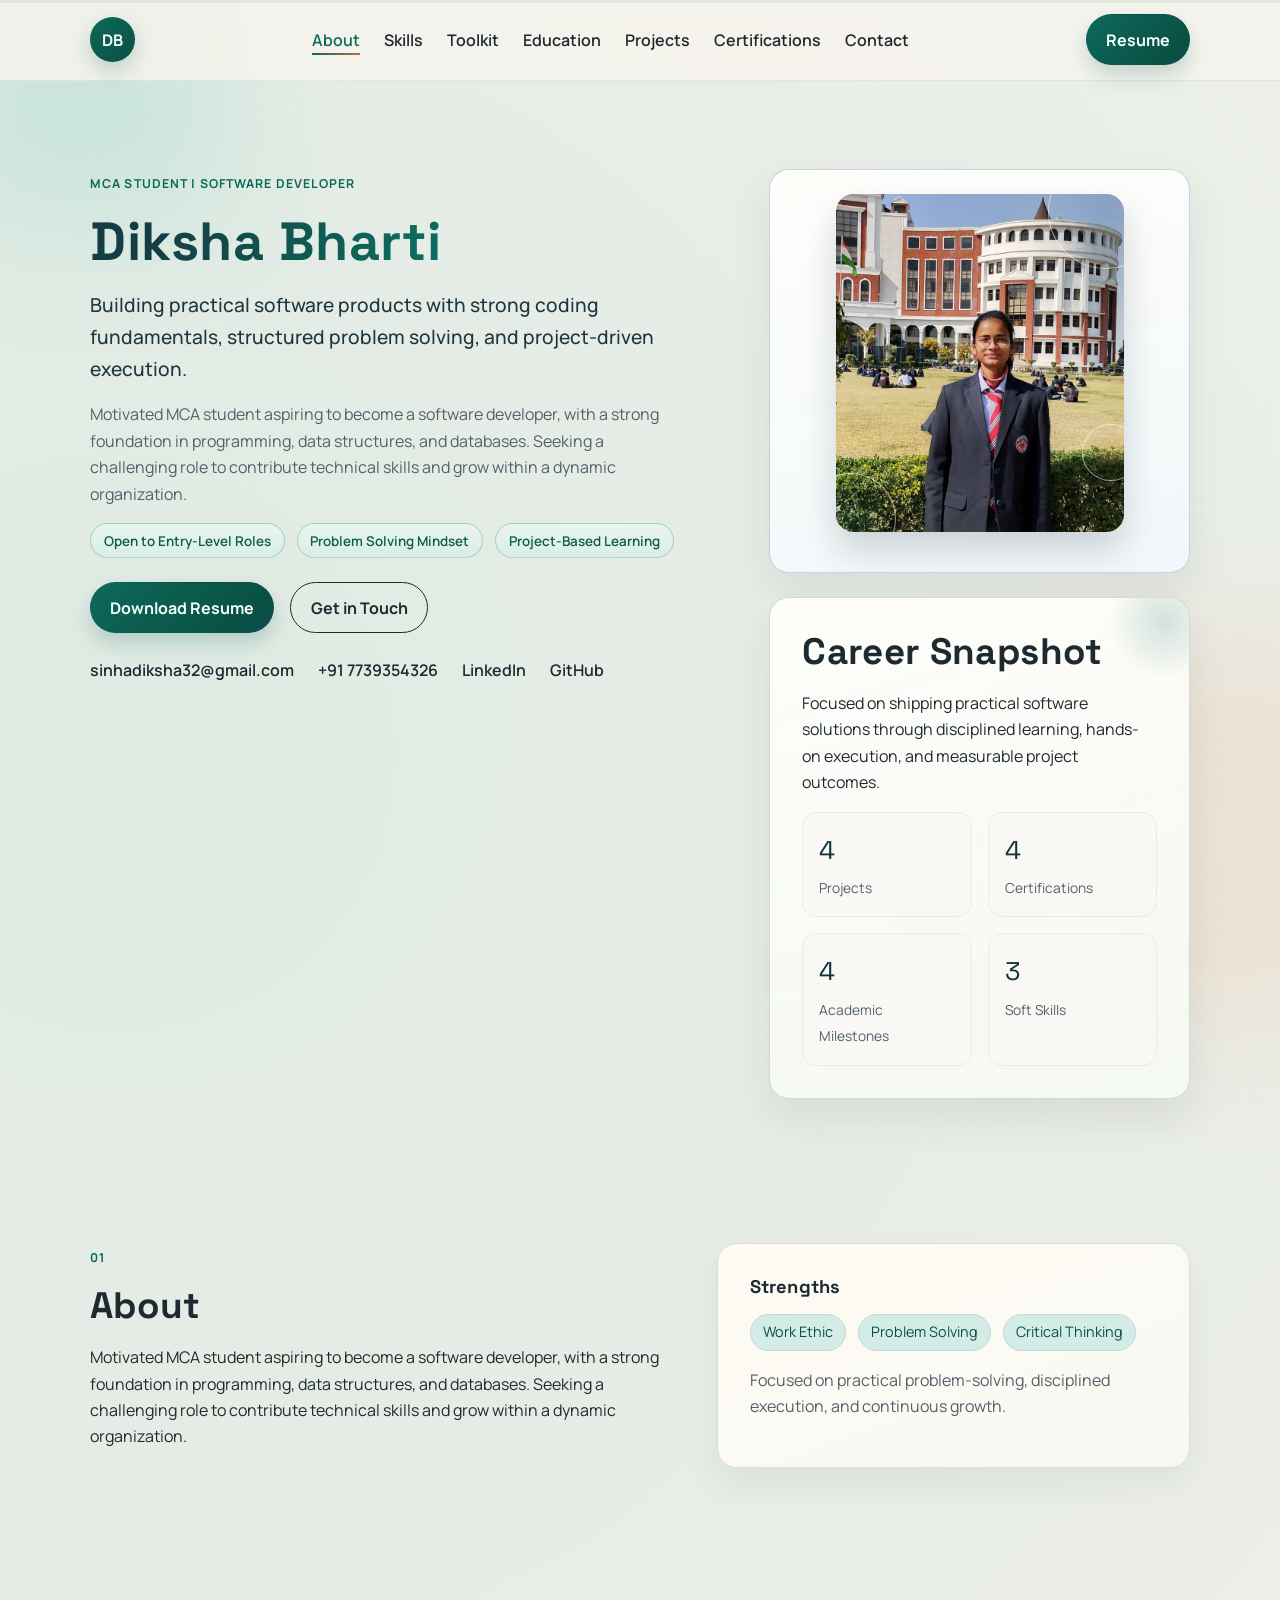
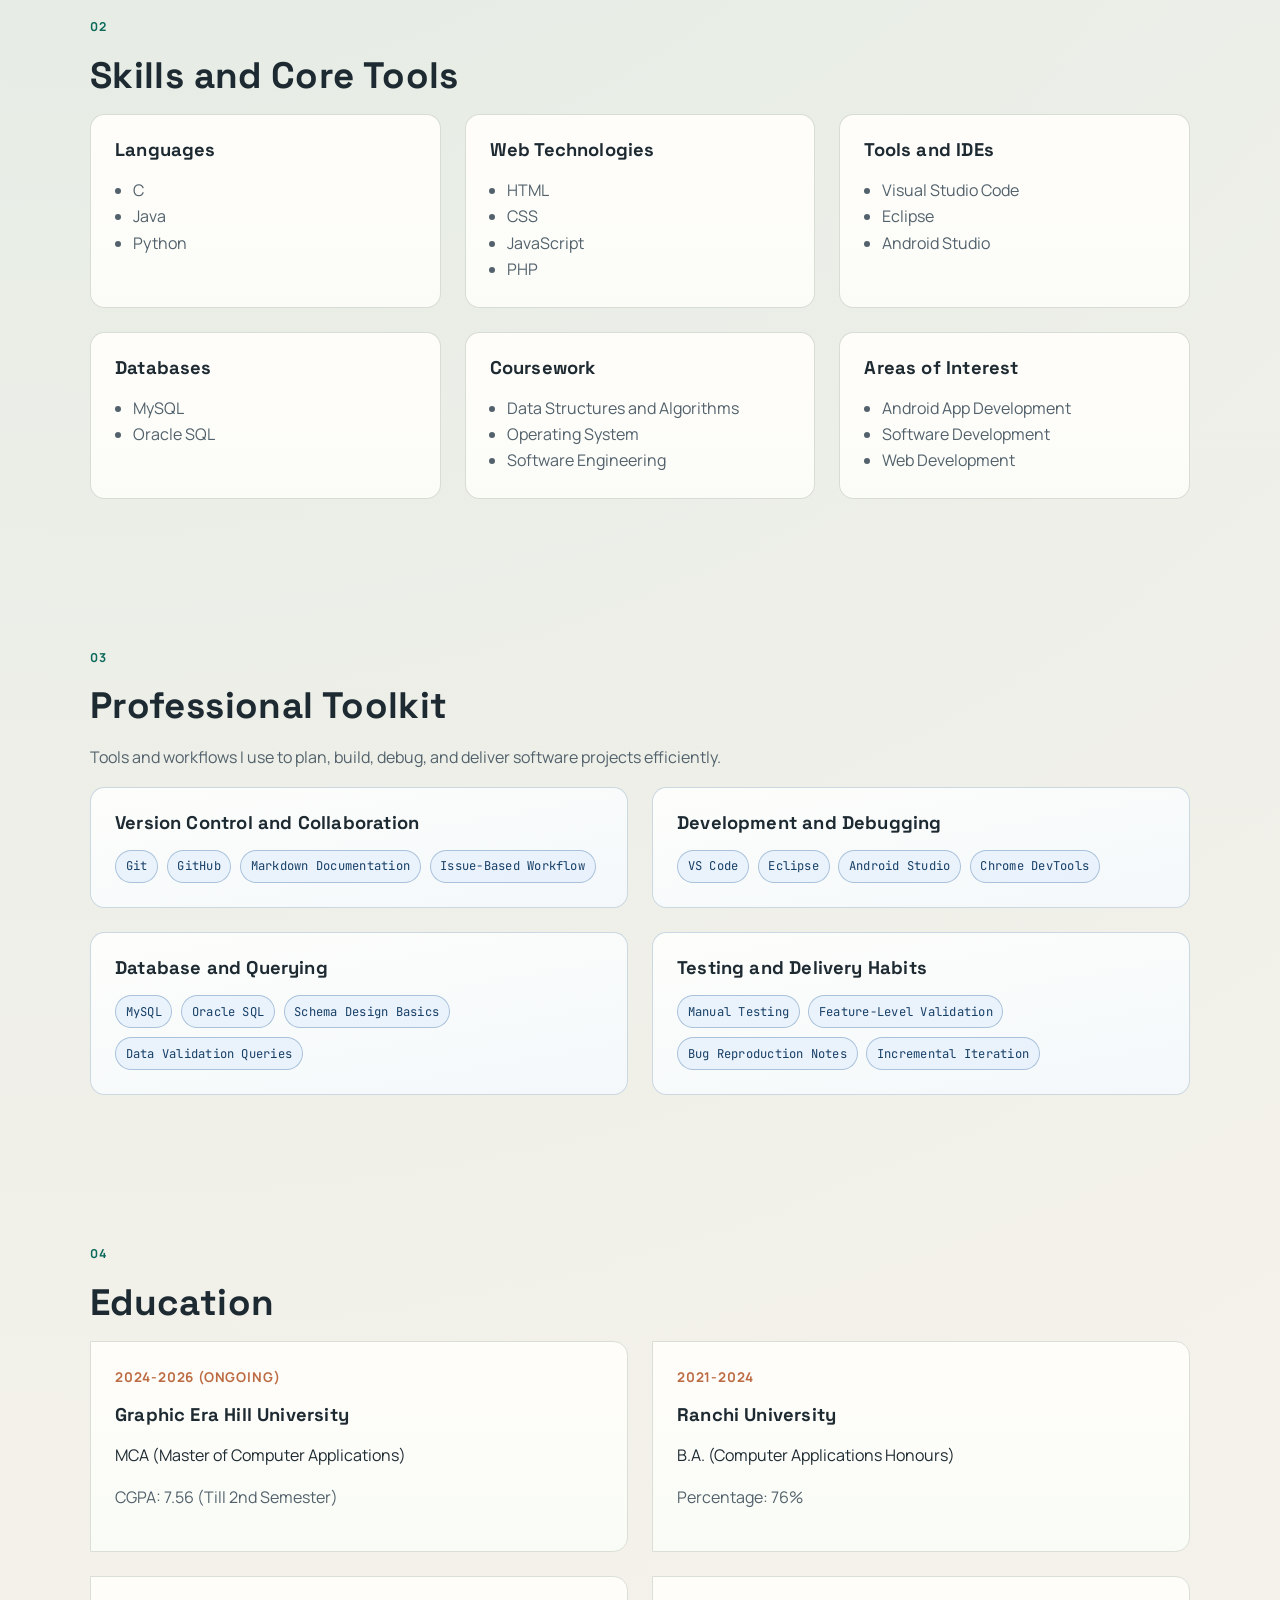
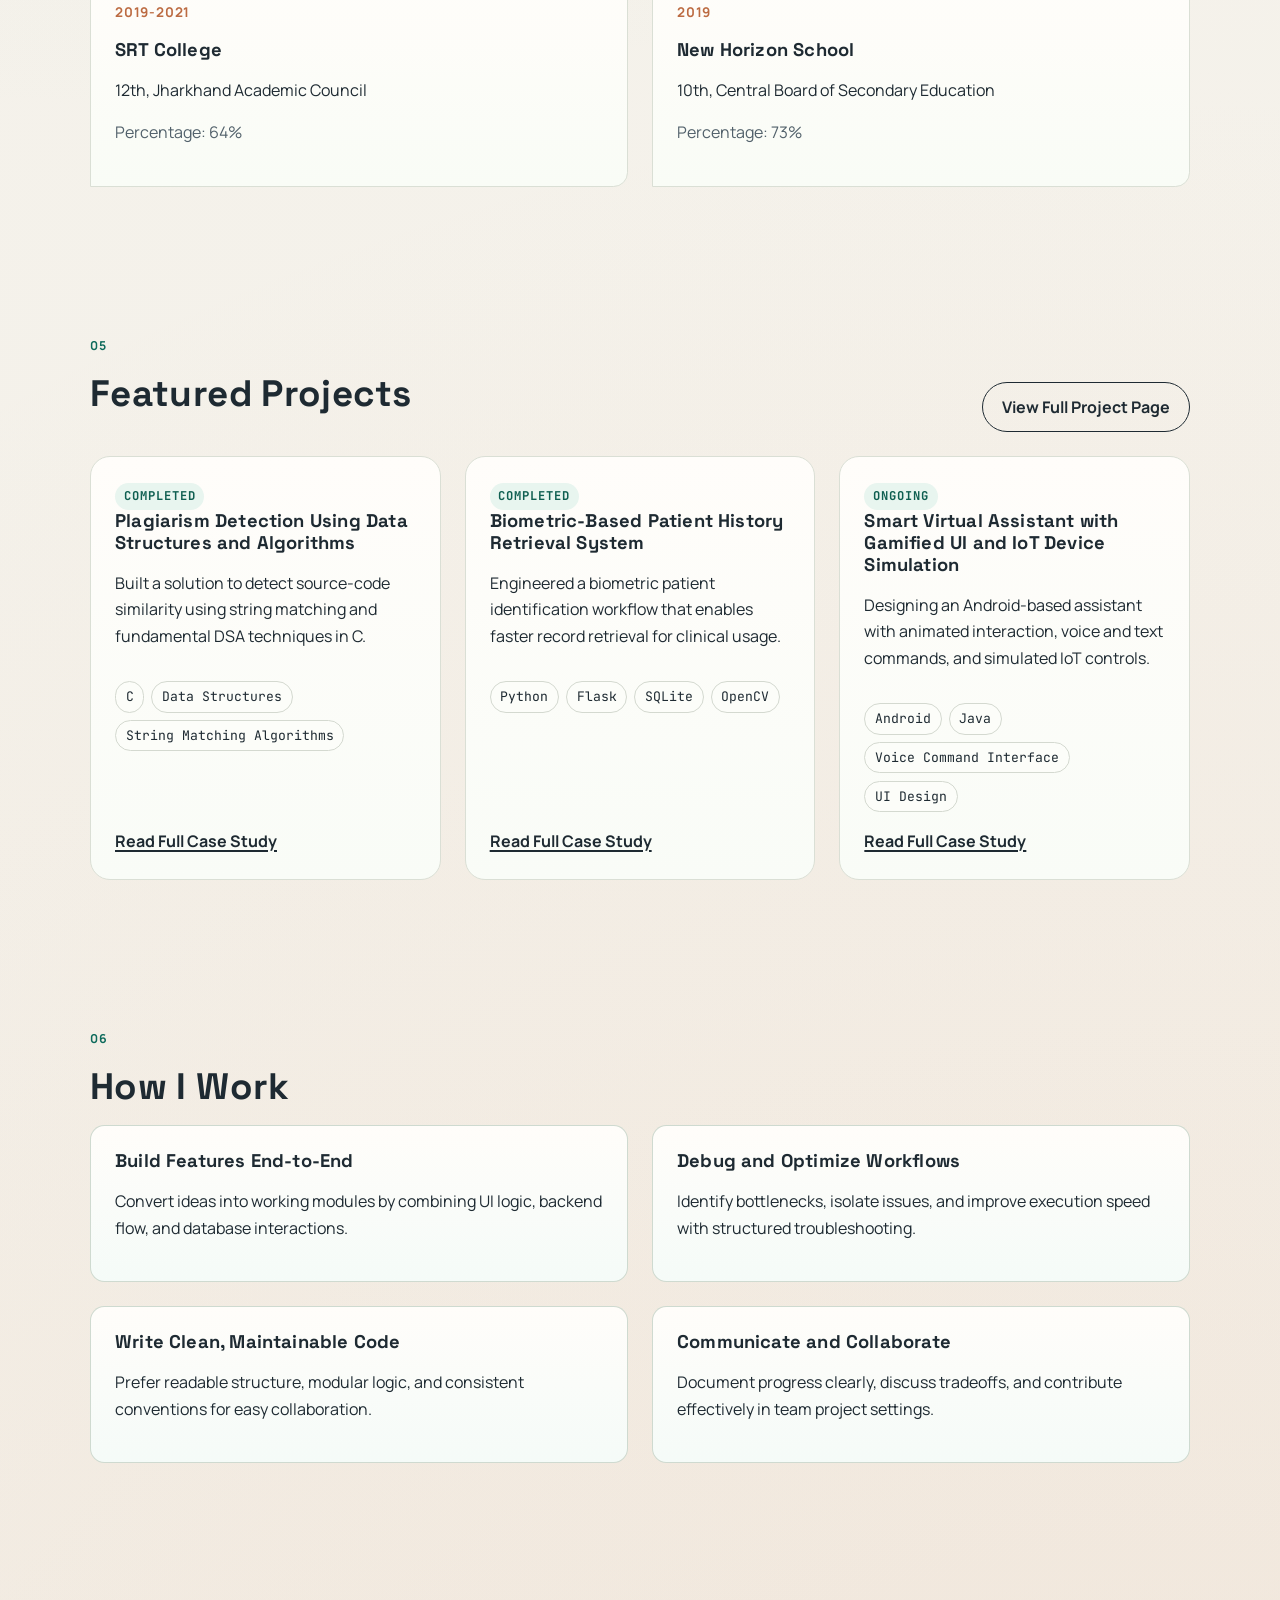
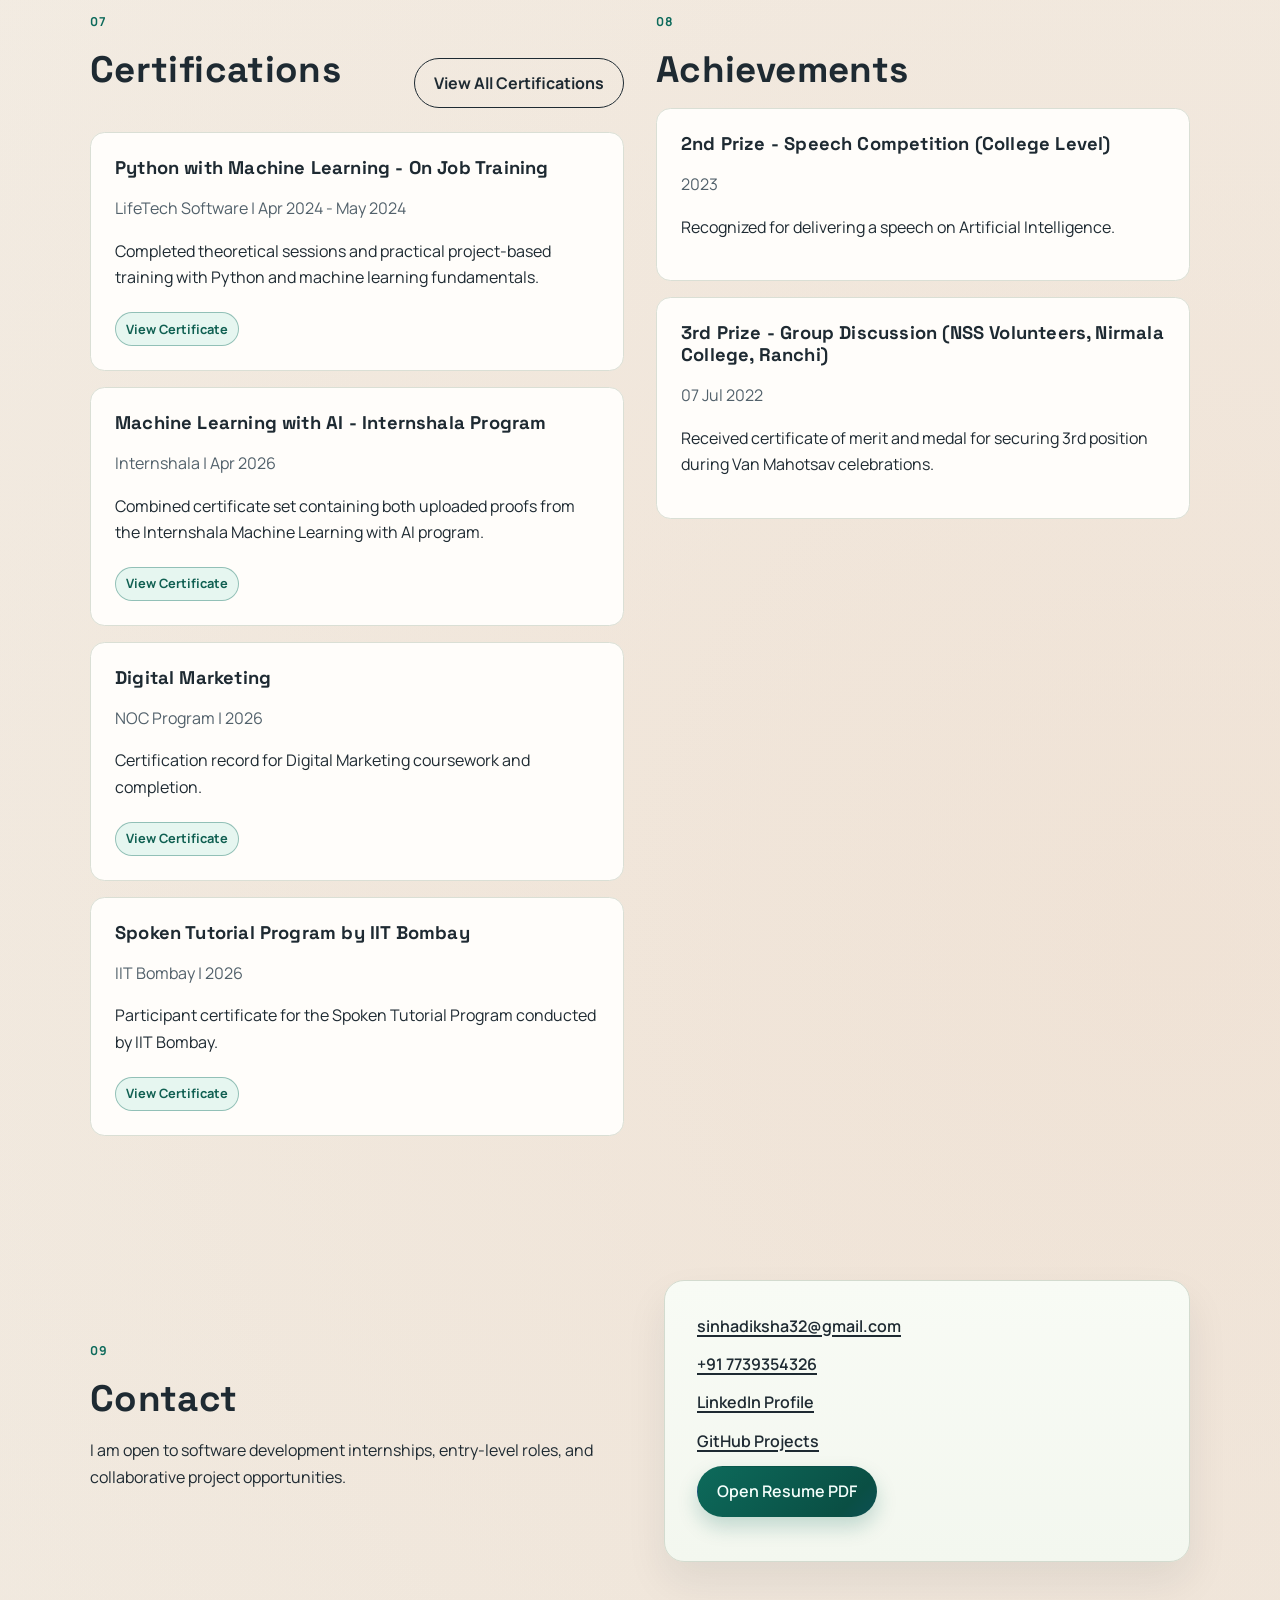
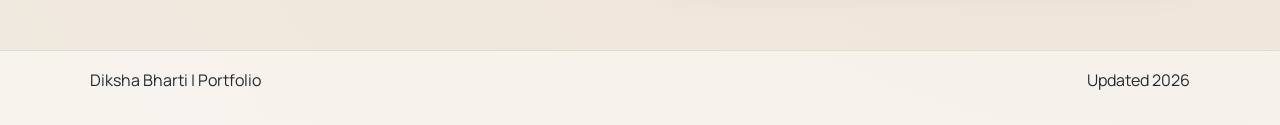
<file: index.html>
<!DOCTYPE html>
<html lang="en">
<head>
  <meta charset="UTF-8">
  <meta name="viewport" content="width=device-width, initial-scale=1.0">
  <title>Diksha Bharti | Portfolio</title>
  <meta name="description" content="Portfolio of Diksha Bharti, MCA student and software developer aspirant.">
  <link rel="preconnect" href="https://fonts.googleapis.com">
  <link rel="preconnect" href="https://fonts.gstatic.com" crossorigin>
  <link href="https://fonts.googleapis.com/css2?family=JetBrains+Mono:wght@500;600&family=Manrope:wght@400;500;600;700;800&family=Space+Grotesk:wght@500;600;700&display=swap" rel="stylesheet">
  <link rel="stylesheet" href="assets/css/styles.css">
  <script src="assets/js/portfolio-data.js" defer></script>
  <script src="assets/js/main.js" defer></script>
</head>
<body>
  <a class="skip-link" href="#main-content">Skip to content</a>
  <div class="page-progress" aria-hidden="true">
    <span id="scrollProgressBar"></span>
  </div>

  <header class="site-header">
    <div class="layout-wrap nav-shell">
      <a class="brand-mark" href="index.html" aria-label="Diksha Bharti home">
        <span>DB</span>
      </a>
      <button class="nav-toggle" id="navToggle" type="button" aria-expanded="false" aria-controls="primaryNav">
        <span></span>
        <span></span>
        <span></span>
        <span class="sr-only">Toggle navigation</span>
      </button>
      <nav id="primaryNav" aria-label="Primary navigation">
        <ul class="nav-list">
          <li><a class="nav-link" href="#about">About</a></li>
          <li><a class="nav-link" href="#skills">Skills</a></li>
          <li><a class="nav-link" href="#toolkit">Toolkit</a></li>
          <li><a class="nav-link" href="#education">Education</a></li>
          <li><a class="nav-link" href="projects.html">Projects</a></li>
          <li><a class="nav-link" href="certifications.html">Certifications</a></li>
          <li><a class="nav-link" href="#contact">Contact</a></li>
        </ul>
      </nav>
      <a class="btn btn-solid resume-link" href="assets/docs/Resume_Diksha.pdf" target="_blank" rel="noopener">Resume</a>
    </div>
  </header>

  <main id="main-content">
    <section class="hero section-frame reveal">
      <div class="layout-wrap hero-grid">
        <div class="hero-copy">
          <p class="eyebrow" id="heroRole">Software Developer Aspirant</p>
          <h1 id="heroName">Diksha Bharti</h1>
          <p class="hero-subtitle" id="heroSubtitle"></p>
          <p class="hero-summary" id="heroObjective"></p>
          <ul class="signal-strip" aria-label="Professional highlights">
            <li>Open to Entry-Level Roles</li>
            <li>Problem Solving Mindset</li>
            <li>Project-Based Learning</li>
          </ul>
          <div class="hero-actions">
            <a class="btn btn-solid resume-link" href="assets/docs/Resume_Diksha.pdf" target="_blank" rel="noopener">Download Resume</a>
            <a class="btn btn-outline" href="#contact">Get in Touch</a>
          </div>
          <ul class="contact-inline" aria-label="Primary contacts">
            <li><a id="contactEmailInline" href="#">Email</a></li>
            <li><a id="contactPhoneInline" href="#">Phone</a></li>
            <li><a id="contactLinkedinInline" href="#" target="_blank" rel="noopener">LinkedIn</a></li>
            <li><a id="contactGithubInline" href="#" target="_blank" rel="noopener">GitHub</a></li>
          </ul>
        </div>
        <div class="hero-side">
          <article class="avatar-card reveal">
            <div class="profile-photo-shell">
              <span class="profile-photo-ring ring-a"></span>
              <span class="profile-photo-ring ring-b"></span>
              <span class="profile-photo-ring ring-c"></span>
              <img
                id="heroProfileImage"
                class="profile-photo"
                src="assets/images/diksha-professional-photo.jpeg"
                alt="Diksha Bharti professional profile photo"
                loading="lazy"
              >
            </div>
          </article>
          <aside class="hero-panel reveal">
            <h2>Career Snapshot</h2>
            <p id="careerSnapshotText"></p>
            <div class="snapshot-grid">
              <article>
                <span class="snapshot-value" id="snapshotProjects"></span>
                <span class="snapshot-label">Projects</span>
              </article>
              <article>
                <span class="snapshot-value" id="snapshotCertifications"></span>
                <span class="snapshot-label">Certifications</span>
              </article>
              <article>
                <span class="snapshot-value" id="snapshotEducation"></span>
                <span class="snapshot-label">Academic Milestones</span>
              </article>
              <article>
                <span class="snapshot-value" id="snapshotSoftSkills"></span>
                <span class="snapshot-label">Soft Skills</span>
              </article>
            </div>
          </aside>
        </div>
      </div>
    </section>

    <section id="about" class="section-frame reveal">
      <div class="layout-wrap split-layout">
        <div>
          <p class="section-kicker">01</p>
          <h2>About</h2>
          <p id="aboutText"></p>
        </div>
        <div class="card-panel">
          <h3>Strengths</h3>
          <ul id="softSkillsList" class="pill-list"></ul>
          <p class="muted-text">Focused on practical problem-solving, disciplined execution, and continuous growth.</p>
        </div>
      </div>
    </section>

    <section id="skills" class="section-frame reveal">
      <div class="layout-wrap">
        <p class="section-kicker">02</p>
        <h2>Skills and Core Tools</h2>
        <div id="skillsGrid" class="skills-grid"></div>
      </div>
    </section>

    <section id="toolkit" class="section-frame reveal">
      <div class="layout-wrap">
        <p class="section-kicker">03</p>
        <h2>Professional Toolkit</h2>
        <p class="section-intro">Tools and workflows I use to plan, build, debug, and deliver software projects efficiently.</p>
        <div id="toolkitGrid" class="toolkit-grid"></div>
      </div>
    </section>

    <section id="education" class="section-frame reveal">
      <div class="layout-wrap">
        <p class="section-kicker">04</p>
        <h2>Education</h2>
        <div id="educationList" class="education-grid"></div>
      </div>
    </section>

    <section class="section-frame reveal">
      <div class="layout-wrap">
        <div class="section-header-row">
          <div>
            <p class="section-kicker">05</p>
            <h2>Featured Projects</h2>
          </div>
          <a class="btn btn-outline" href="projects.html">View Full Project Page</a>
        </div>
        <div id="featuredProjectsGrid" class="projects-grid"></div>
      </div>
    </section>

    <section class="section-frame reveal">
      <div class="layout-wrap">
        <p class="section-kicker">06</p>
        <h2>How I Work</h2>
        <div id="capabilityList" class="capability-grid"></div>
      </div>
    </section>

    <section class="section-frame reveal">
      <div class="layout-wrap dual-grid">
        <div>
          <div class="section-header-row">
            <div>
              <p class="section-kicker">07</p>
              <h2>Certifications</h2>
            </div>
            <a class="btn btn-outline" href="certifications.html">View All Certifications</a>
          </div>
          <div id="certificationsList" class="stack-list"></div>
        </div>
        <div>
          <p class="section-kicker">08</p>
          <h2>Achievements</h2>
          <div id="achievementsList" class="stack-list"></div>
        </div>
      </div>
    </section>

    <section id="contact" class="section-frame reveal contact-section">
      <div class="layout-wrap contact-grid">
        <div>
          <p class="section-kicker">09</p>
          <h2>Contact</h2>
          <p>I am open to software development internships, entry-level roles, and collaborative project opportunities.</p>
        </div>
        <div class="contact-card">
          <a id="contactEmailMain" href="#"></a>
          <a id="contactPhoneMain" href="#"></a>
          <a id="contactLinkedinMain" href="#" target="_blank" rel="noopener">LinkedIn Profile</a>
          <a id="contactGithubMain" href="#" target="_blank" rel="noopener">GitHub Profile</a>
          <a class="btn btn-solid resume-link" href="assets/docs/Resume_Diksha.pdf" target="_blank" rel="noopener">Open Resume PDF</a>
        </div>
      </div>
    </section>
  </main>

  <footer class="site-footer">
    <div class="layout-wrap footer-row">
      <p><span id="footerName">Diksha Bharti</span> | Portfolio</p>
      <p id="footerYear"></p>
    </div>
  </footer>
</body>
</html>
</file>
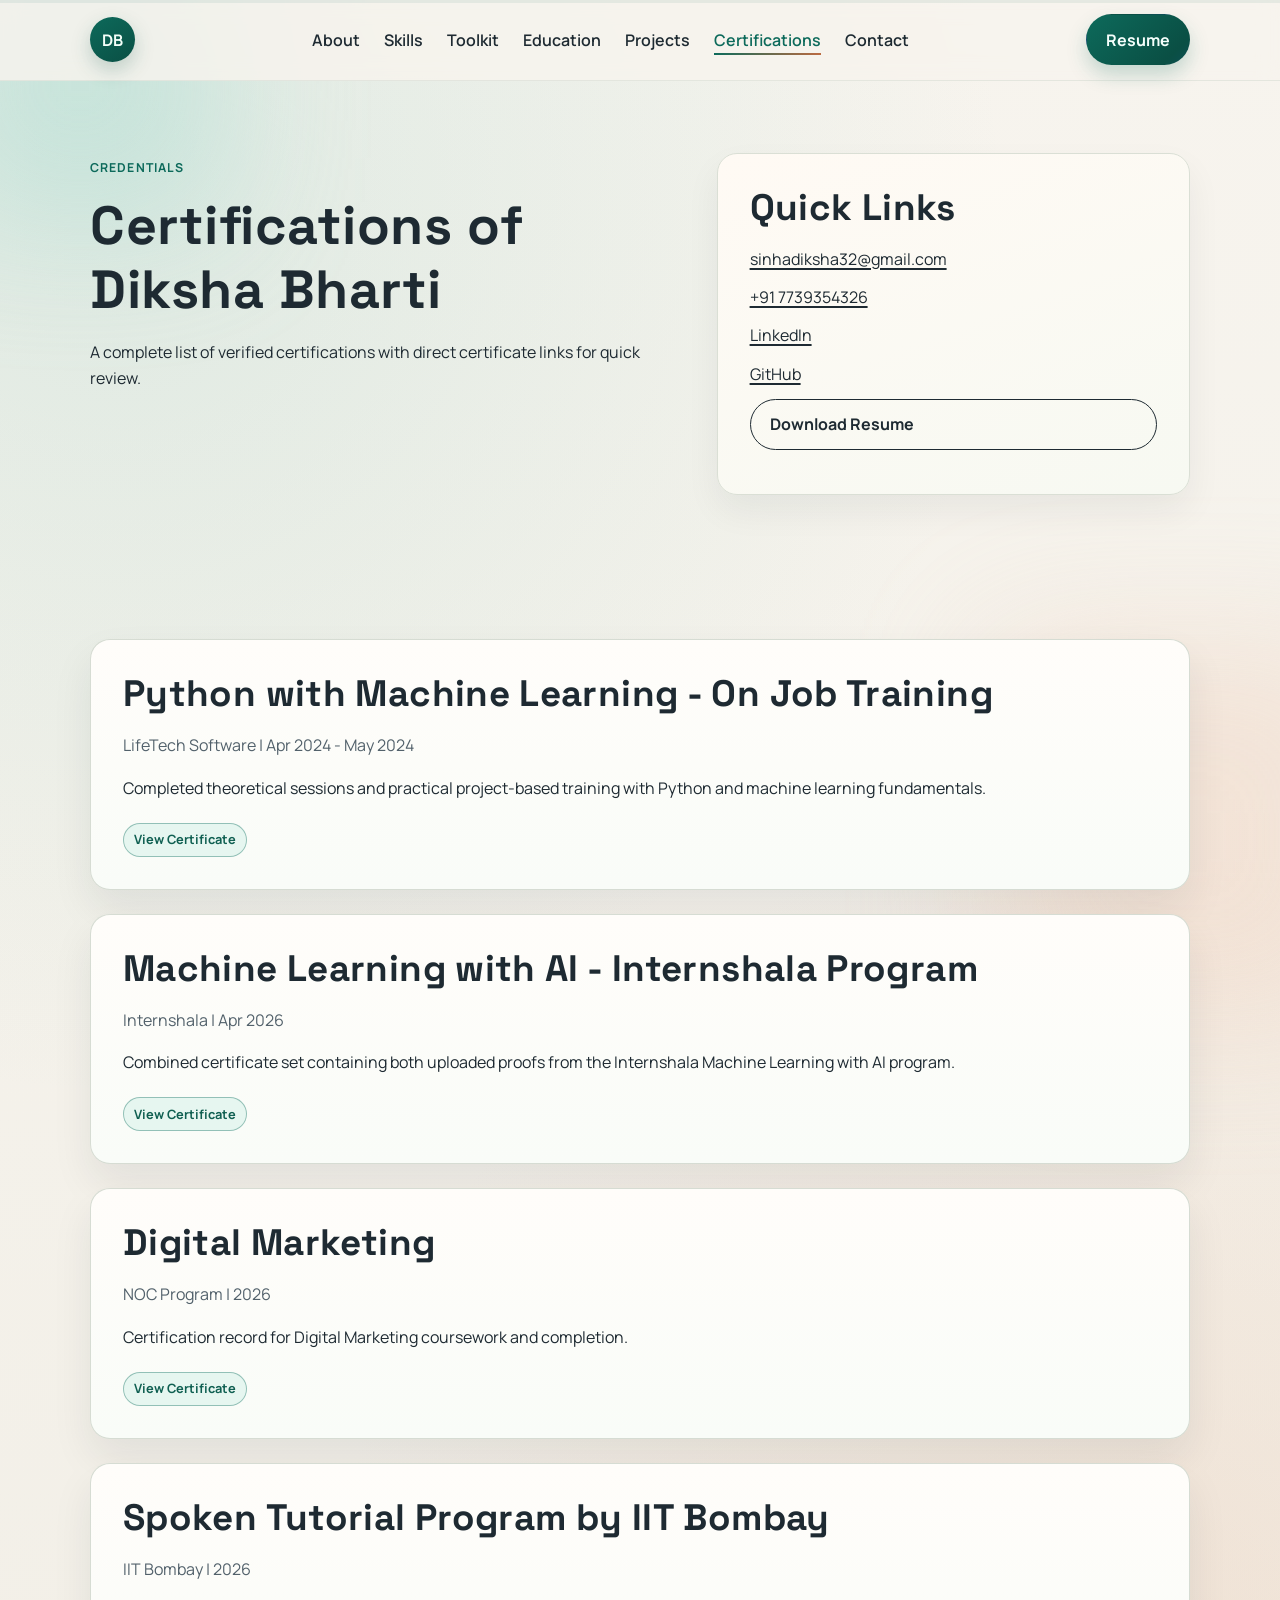
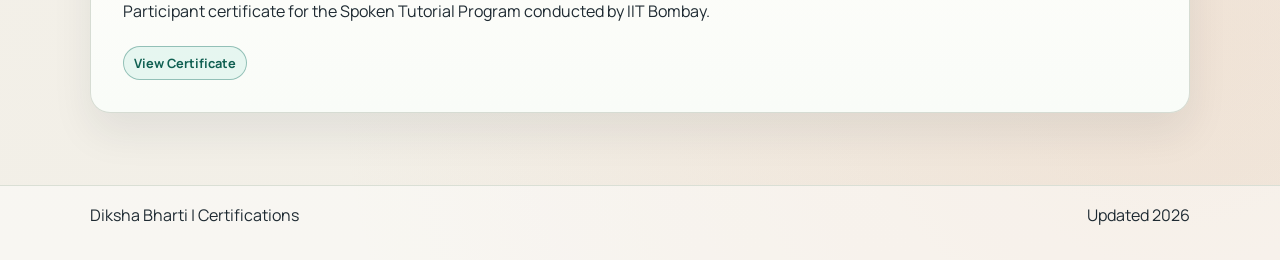
<file: certifications.html>
<!DOCTYPE html>
<html lang="en">
<head>
  <meta charset="UTF-8">
  <meta name="viewport" content="width=device-width, initial-scale=1.0">
  <title>Certifications | Diksha Bharti</title>
  <meta name="description" content="All certifications of Diksha Bharti with certificate links.">
  <link rel="preconnect" href="https://fonts.googleapis.com">
  <link rel="preconnect" href="https://fonts.gstatic.com" crossorigin>
  <link href="https://fonts.googleapis.com/css2?family=JetBrains+Mono:wght@500;600&family=Manrope:wght@400;500;600;700;800&family=Space+Grotesk:wght@500;600;700&display=swap" rel="stylesheet">
  <link rel="stylesheet" href="assets/css/styles.css">
  <script src="assets/js/portfolio-data.js" defer></script>
  <script src="assets/js/certifications.js" defer></script>
</head>
<body>
  <a class="skip-link" href="#main-content">Skip to content</a>
  <div class="page-progress" aria-hidden="true">
    <span id="scrollProgressBar"></span>
  </div>

  <header class="site-header">
    <div class="layout-wrap nav-shell">
      <a class="brand-mark" href="index.html" aria-label="Back to home">
        <span>DB</span>
      </a>
      <button class="nav-toggle" id="navToggle" type="button" aria-expanded="false" aria-controls="primaryNav">
        <span></span>
        <span></span>
        <span></span>
        <span class="sr-only">Toggle navigation</span>
      </button>
      <nav id="primaryNav" aria-label="Primary navigation">
        <ul class="nav-list">
          <li><a class="nav-link" href="index.html#about">About</a></li>
          <li><a class="nav-link" href="index.html#skills">Skills</a></li>
          <li><a class="nav-link" href="index.html#toolkit">Toolkit</a></li>
          <li><a class="nav-link" href="index.html#education">Education</a></li>
          <li><a class="nav-link" href="projects.html">Projects</a></li>
          <li><a class="nav-link" href="certifications.html" aria-current="page">Certifications</a></li>
          <li><a class="nav-link" href="index.html#contact">Contact</a></li>
        </ul>
      </nav>
      <a class="btn btn-solid resume-link" href="assets/docs/Resume_Diksha.pdf" target="_blank" rel="noopener">Resume</a>
    </div>
  </header>

  <main id="main-content">
    <section class="section-frame reveal">
      <div class="layout-wrap projects-hero">
        <div>
          <p class="section-kicker">Credentials</p>
          <h1>Certifications of <span id="certOwnerName">Diksha Bharti</span></h1>
          <p id="certIntroText"></p>
        </div>
        <aside class="card-panel compact">
          <h2>Quick Links</h2>
          <a id="certEmailLink" href="#"></a>
          <a id="certPhoneLink" href="#"></a>
          <a id="certLinkedinLink" href="#" target="_blank" rel="noopener">LinkedIn</a>
          <a id="certGithubLink" href="#" target="_blank" rel="noopener">GitHub</a>
          <a class="btn btn-outline resume-link" href="assets/docs/Resume_Diksha.pdf" target="_blank" rel="noopener">Download Resume</a>
        </aside>
      </div>
    </section>

    <section class="section-frame reveal">
      <div class="layout-wrap">
        <div id="certificationsPageList" class="certification-grid"></div>
      </div>
    </section>
  </main>

  <footer class="site-footer">
    <div class="layout-wrap footer-row">
      <p><span id="footerName">Diksha Bharti</span> | Certifications</p>
      <p id="footerYear"></p>
    </div>
  </footer>
</body>
</html>
</file>
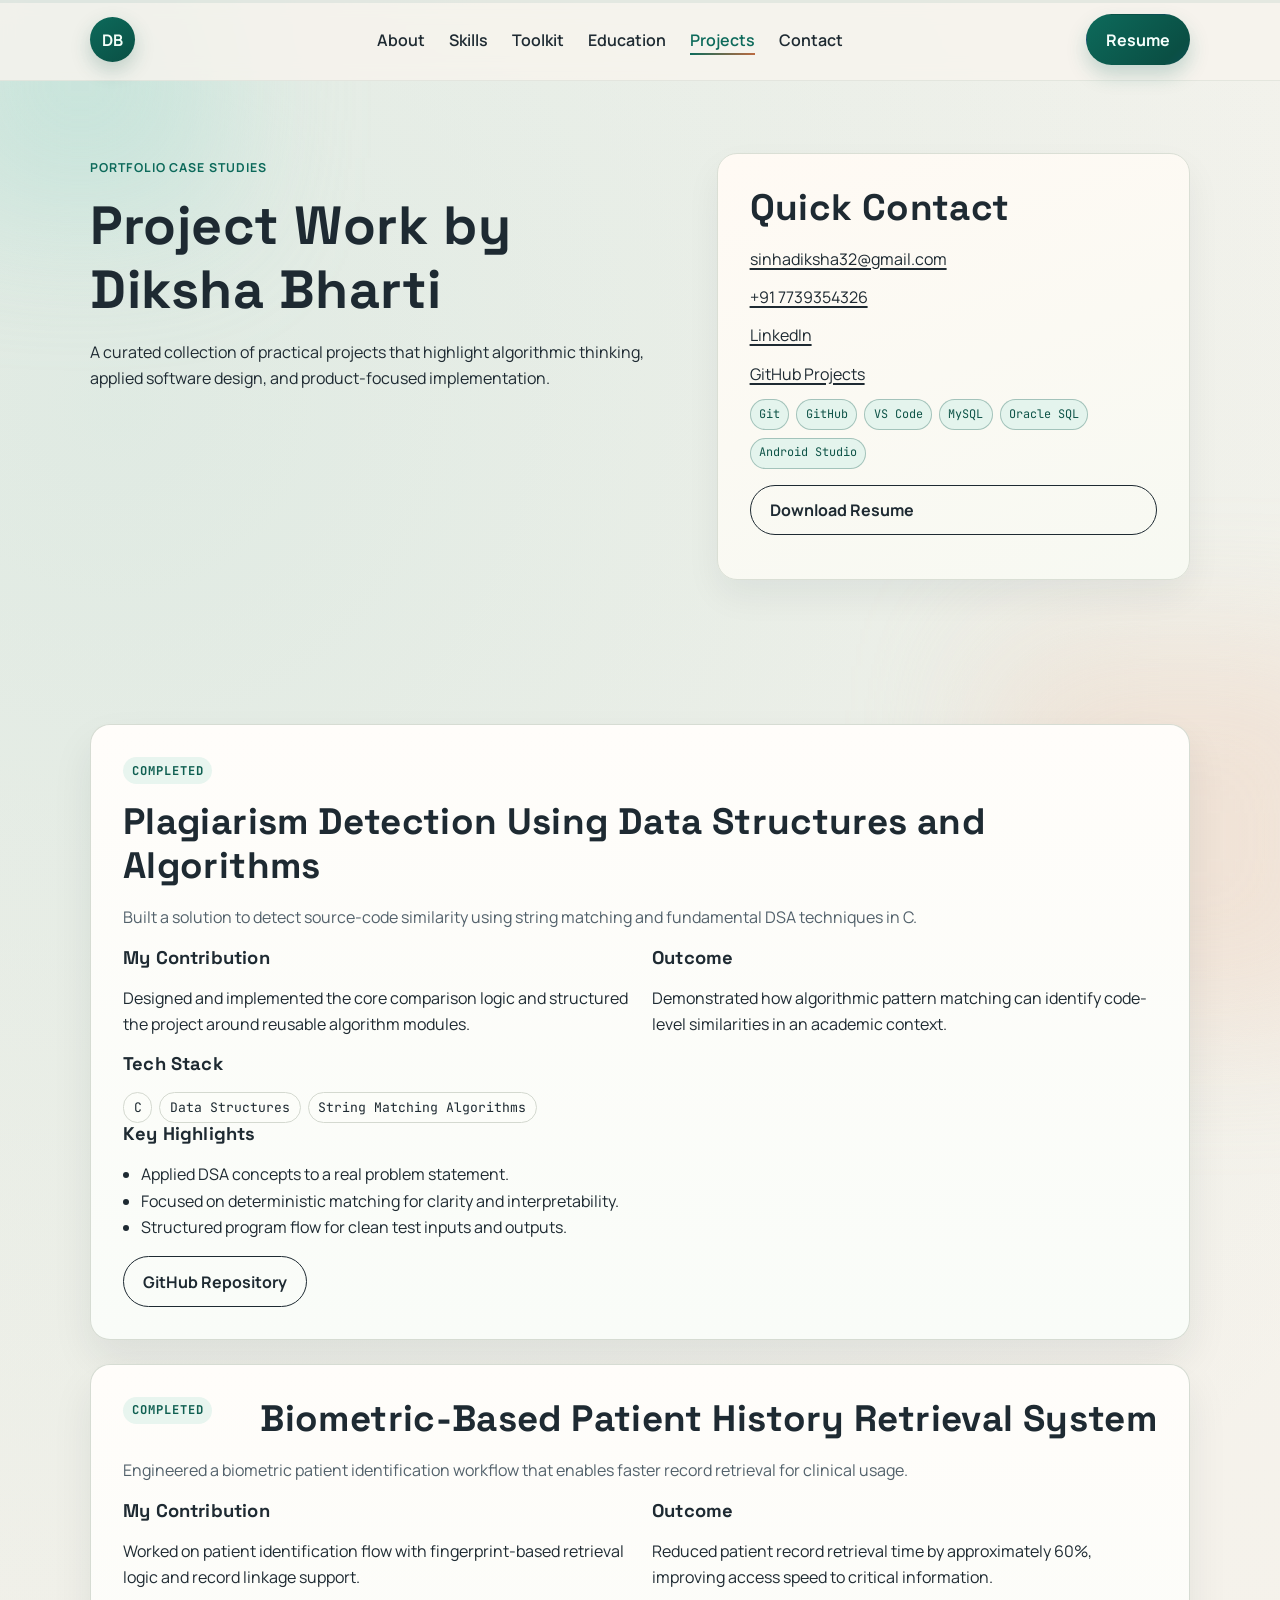
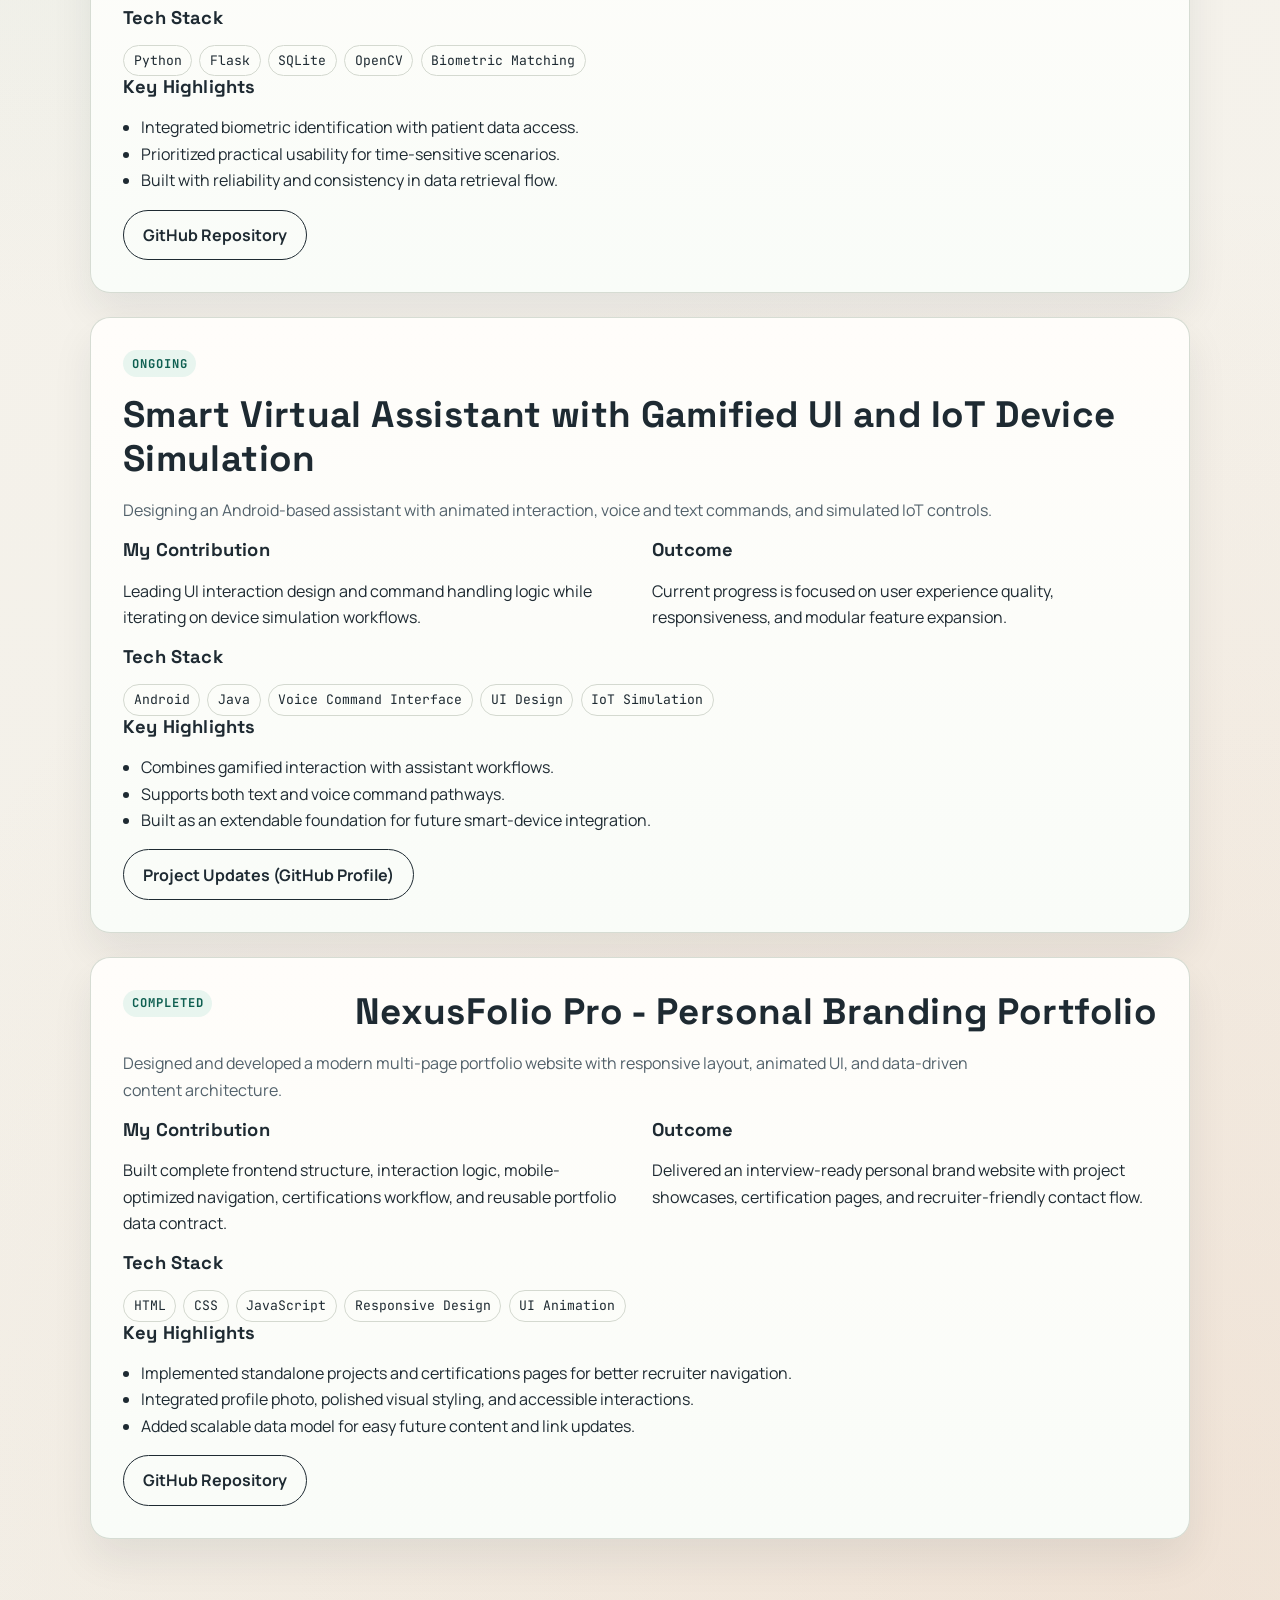
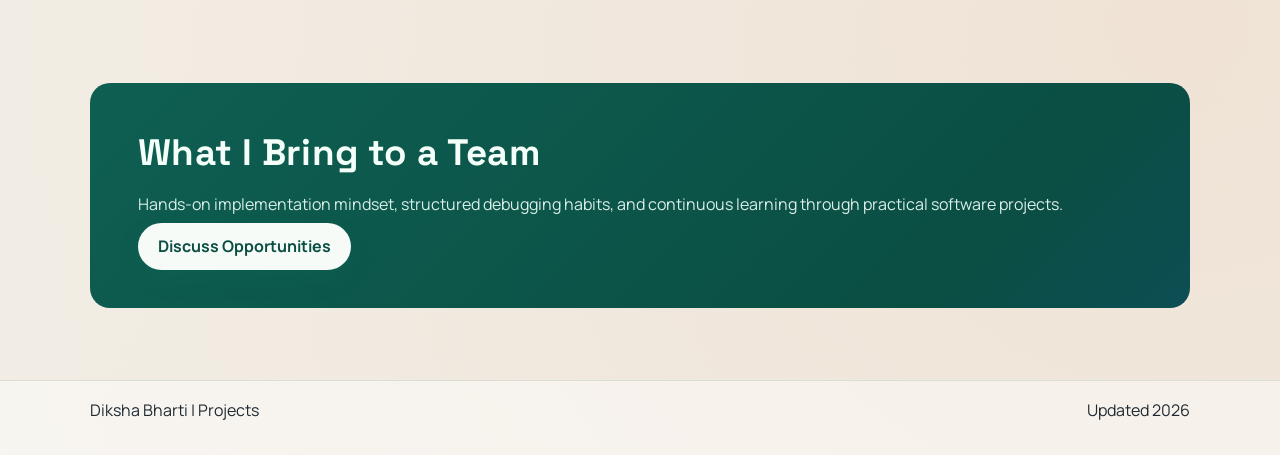
<file: projects.html>
<!DOCTYPE html>
<html lang="en">
<head>
  <meta charset="UTF-8">
  <meta name="viewport" content="width=device-width, initial-scale=1.0">
  <title>Projects | Diksha Bharti</title>
  <meta name="description" content="Detailed software project portfolio of Diksha Bharti.">
  <link rel="preconnect" href="https://fonts.googleapis.com">
  <link rel="preconnect" href="https://fonts.gstatic.com" crossorigin>
  <link href="https://fonts.googleapis.com/css2?family=JetBrains+Mono:wght@500;600&family=Manrope:wght@400;500;600;700;800&family=Space+Grotesk:wght@500;600;700&display=swap" rel="stylesheet">
  <link rel="stylesheet" href="assets/css/styles.css">
  <script src="assets/js/portfolio-data.js" defer></script>
  <script src="assets/js/projects.js" defer></script>
</head>
<body>
  <a class="skip-link" href="#main-content">Skip to content</a>
  <div class="page-progress" aria-hidden="true">
    <span id="scrollProgressBar"></span>
  </div>

  <header class="site-header">
    <div class="layout-wrap nav-shell">
      <a class="brand-mark" href="index.html" aria-label="Back to home">
        <span>DB</span>
      </a>
      <button class="nav-toggle" id="navToggle" type="button" aria-expanded="false" aria-controls="primaryNav">
        <span></span>
        <span></span>
        <span></span>
        <span class="sr-only">Toggle navigation</span>
      </button>
      <nav id="primaryNav" aria-label="Primary navigation">
        <ul class="nav-list">
          <li><a class="nav-link" href="index.html#about">About</a></li>
          <li><a class="nav-link" href="index.html#skills">Skills</a></li>
          <li><a class="nav-link" href="index.html#toolkit">Toolkit</a></li>
          <li><a class="nav-link" href="index.html#education">Education</a></li>
          <li><a class="nav-link" href="projects.html" aria-current="page">Projects</a></li>
          <li><a class="nav-link" href="index.html#contact">Contact</a></li>
        </ul>
      </nav>
      <a class="btn btn-solid resume-link" href="assets/docs/Resume_Diksha.pdf" target="_blank" rel="noopener">Resume</a>
    </div>
  </header>

  <main id="main-content">
    <section class="section-frame reveal">
      <div class="layout-wrap projects-hero">
        <div>
          <p class="section-kicker">Portfolio Case Studies</p>
          <h1>Project Work by <span id="projectOwnerName">Diksha Bharti</span></h1>
          <p id="projectIntroText"></p>
        </div>
        <aside class="card-panel compact">
          <h2>Quick Contact</h2>
          <a id="projectEmailLink" href="#"></a>
          <a id="projectPhoneLink" href="#"></a>
          <a id="projectLinkedinLink" href="#" target="_blank" rel="noopener">LinkedIn</a>
          <a id="projectGithubLink" href="#" target="_blank" rel="noopener">GitHub</a>
          <div id="projectToolChips" class="tool-chip-row"></div>
          <a class="btn btn-outline resume-link" href="assets/docs/Resume_Diksha.pdf" target="_blank" rel="noopener">Download Resume</a>
        </aside>
      </div>
    </section>

    <section class="section-frame reveal">
      <div class="layout-wrap">
        <div id="projectCards" class="project-detail-grid"></div>
      </div>
    </section>

    <section class="section-frame reveal">
      <div class="layout-wrap next-steps-card">
        <h2>What I Bring to a Team</h2>
        <p>Hands-on implementation mindset, structured debugging habits, and continuous learning through practical software projects.</p>
        <a class="btn btn-solid" href="index.html#contact">Discuss Opportunities</a>
      </div>
    </section>
  </main>

  <footer class="site-footer">
    <div class="layout-wrap footer-row">
      <p><span id="footerName">Diksha Bharti</span> | Projects</p>
      <p id="footerYear"></p>
    </div>
  </footer>
</body>
</html>
</file>
<file: assets/css/styles.css>
:root {
  --bg-main: #f5f2eb;
  --bg-section: #fffdfa;
  --ink-main: #1e2a32;
  --ink-soft: #52616b;
  --accent: #0d6a5b;
  --accent-soft: #d4ece7;
  --accent-2: #bc6b42;
  --accent-3: #164f8c;
  --line: #dadfd5;
  --radius-lg: 1.25rem;
  --radius-md: 0.9rem;
  --radius-sm: 0.65rem;
  --shadow-soft: 0 20px 40px rgba(30, 42, 50, 0.08);
  --shadow-lift: 0 22px 46px rgba(17, 31, 40, 0.14);
  --space-1: 0.5rem;
  --space-2: 0.75rem;
  --space-3: 1rem;
  --space-4: 1.5rem;
  --space-5: 2rem;
  --space-6: 3rem;
  --space-7: 4.5rem;
}

*,
*::before,
*::after {
  box-sizing: border-box;
}

html {
  scroll-behavior: smooth;
  scrollbar-color: #6f8f86 #e9ece3;
}

body {
  margin: 0;
  font-family: "Manrope", "Segoe UI", sans-serif;
  background:
    radial-gradient(circle at 9% 11%, rgba(141, 201, 189, 0.22), transparent 44%),
    radial-gradient(circle at 92% 88%, rgba(228, 174, 141, 0.2), transparent 42%),
    linear-gradient(180deg, #f7f4ee 0%, #f2efe7 100%);
  color: var(--ink-main);
  line-height: 1.65;
  position: relative;
}

body::before,
body::after {
  content: "";
  position: fixed;
  z-index: -1;
  filter: blur(70px);
  opacity: 0.38;
  pointer-events: none;
}

body::before {
  width: 18rem;
  height: 18rem;
  top: -4rem;
  left: -4rem;
  background: #9dd8cc;
  animation: floatBlobA 18s ease-in-out infinite alternate;
}

body::after {
  width: 24rem;
  height: 24rem;
  bottom: -8rem;
  right: -6rem;
  background: #f0cdb8;
  animation: floatBlobB 22s ease-in-out infinite alternate;
}

h1,
h2,
h3 {
  margin: 0 0 var(--space-3);
  line-height: 1.2;
  font-family: "Space Grotesk", "Manrope", sans-serif;
  font-weight: 700;
  letter-spacing: 0.01em;
}

h1 {
  font-size: clamp(2rem, 4.2vw, 3.7rem);
}

#heroName {
  background: linear-gradient(110deg, #143c45 10%, #0d6a5b 50%, #1f5c95 90%);
  -webkit-background-clip: text;
  background-clip: text;
  color: transparent;
}

h2 {
  font-size: clamp(1.5rem, 3vw, 2.3rem);
}

h3 {
  font-size: 1.15rem;
}

p {
  margin: 0 0 var(--space-3);
  color: var(--ink-main);
}

a {
  color: var(--ink-main);
  text-decoration-thickness: 2px;
  text-underline-offset: 0.18em;
}

a:hover {
  color: var(--accent);
}

a:focus-visible,
button:focus-visible {
  outline: 3px solid var(--accent-2);
  outline-offset: 3px;
}

.skip-link {
  position: absolute;
  left: -999px;
  top: 0;
  padding: 0.7rem 1rem;
  background: var(--ink-main);
  color: #fff;
  z-index: 1000;
}

.skip-link:focus {
  left: var(--space-3);
}

.layout-wrap {
  width: min(1100px, calc(100% - 2rem));
  margin: 0 auto;
}

.sr-only {
  position: absolute;
  width: 1px;
  height: 1px;
  padding: 0;
  margin: -1px;
  overflow: hidden;
  clip: rect(0, 0, 0, 0);
  white-space: nowrap;
  border: 0;
}

.page-progress {
  position: fixed;
  top: 0;
  left: 0;
  width: 100%;
  height: 3px;
  z-index: 120;
  background: rgba(13, 106, 91, 0.08);
}

.page-progress span {
  display: block;
  width: 0;
  height: 100%;
  background: linear-gradient(90deg, var(--accent), var(--accent-2), var(--accent-3));
  transition: width 0.12s linear;
}

.site-header {
  position: sticky;
  top: 0;
  z-index: 50;
  border-bottom: 1px solid rgba(218, 223, 213, 0.64);
  background: rgba(247, 244, 238, 0.84);
  backdrop-filter: blur(10px);
  transition: border-color 0.3s ease, box-shadow 0.3s ease, background 0.3s ease;
}

.site-header.is-scrolled {
  background: rgba(250, 247, 241, 0.93);
  border-bottom-color: rgba(193, 206, 196, 0.9);
  box-shadow: 0 8px 22px rgba(27, 37, 44, 0.08);
}

.nav-shell {
  display: flex;
  align-items: center;
  justify-content: space-between;
  gap: var(--space-4);
  padding: 0.9rem 0;
  position: relative;
}

.brand-mark {
  width: 2.8rem;
  height: 2.8rem;
  display: grid;
  place-items: center;
  border-radius: 50%;
  text-decoration: none;
  font-weight: 700;
  background: linear-gradient(145deg, var(--accent), #0a4f44);
  color: #f4fff9;
  box-shadow: 0 8px 20px rgba(10, 79, 68, 0.22);
  transition: transform 0.35s ease, box-shadow 0.35s ease;
}

.brand-mark:hover {
  transform: translateY(-2px) rotate(-4deg);
  box-shadow: 0 14px 24px rgba(10, 79, 68, 0.3);
}

.nav-list {
  margin: 0;
  padding: 0;
  list-style: none;
  display: flex;
  flex-wrap: wrap;
  gap: var(--space-4);
}

.nav-toggle {
  display: none;
  width: 2.75rem;
  height: 2.75rem;
  border: 1px solid rgba(30, 42, 50, 0.2);
  border-radius: 0.75rem;
  background: rgba(255, 255, 255, 0.82);
  cursor: pointer;
  padding: 0.55rem 0.5rem;
  align-items: center;
  justify-content: center;
  gap: 0.23rem;
  flex-direction: column;
}

.nav-toggle > span:not(.sr-only) {
  display: block;
  width: 1.2rem;
  height: 2px;
  background: #1b343e;
  border-radius: 999px;
  transition: transform 0.25s ease, opacity 0.25s ease;
}

.nav-toggle[aria-expanded="true"] span:nth-child(1) {
  transform: translateY(6px) rotate(45deg);
}

.nav-toggle[aria-expanded="true"] span:nth-child(2) {
  opacity: 0;
}

.nav-toggle[aria-expanded="true"] span:nth-child(3) {
  transform: translateY(-6px) rotate(-45deg);
}

.nav-list a {
  text-decoration: none;
  font-weight: 600;
  color: var(--ink-main);
  position: relative;
  padding-bottom: 0.25rem;
  transition: color 0.25s ease;
}

.nav-list a::after {
  content: "";
  position: absolute;
  left: 0;
  bottom: 0;
  width: 100%;
  height: 2px;
  background: linear-gradient(90deg, var(--accent), var(--accent-2));
  transform: scaleX(0);
  transform-origin: left;
  transition: transform 0.25s ease;
}

.nav-list a:hover::after,
.nav-list a[aria-current="page"]::after,
.nav-list a.is-active::after {
  transform: scaleX(1);
}

.nav-list a[aria-current="page"] {
  color: var(--accent);
}

.nav-list a.is-active {
  color: var(--accent);
}

.section-frame {
  padding: var(--space-7) 0;
}

.section-frame,
section {
  scroll-margin-top: 7rem;
}

.hero {
  padding-top: calc(var(--space-7) + 1rem);
}

.hero-grid {
  display: grid;
  grid-template-columns: 1.2fr 0.8fr;
  gap: var(--space-6);
  align-items: start;
}

.hero-side {
  display: grid;
  gap: var(--space-4);
}

.avatar-card {
  position: relative;
  background: linear-gradient(165deg, rgba(255, 254, 251, 0.97), rgba(241, 247, 251, 0.95));
  border: 1px solid rgba(194, 209, 221, 0.9);
  border-radius: var(--radius-lg);
  box-shadow: var(--shadow-soft);
  padding: var(--space-4);
  overflow: hidden;
}

.profile-photo-shell {
  width: min(100%, 18rem);
  aspect-ratio: 4 / 4.7;
  margin: 0 auto var(--space-3);
  position: relative;
  border-radius: 1.1rem;
  overflow: hidden;
  background: linear-gradient(155deg, #f1f9fd, #edf6f3);
  box-shadow: 0 18px 34px rgba(17, 34, 44, 0.18);
}

.profile-photo {
  width: 100%;
  height: 100%;
  object-fit: cover;
  object-position: 52% 22%;
  display: block;
  transform: scale(1.01);
}

.profile-photo-ring {
  position: absolute;
  border-radius: 50%;
  border: 1px solid rgba(255, 255, 255, 0.52);
  z-index: 2;
  pointer-events: none;
}

.ring-a {
  width: 7.2rem;
  height: 7.2rem;
  top: -2.5rem;
  right: -2.5rem;
  background: radial-gradient(circle, rgba(22, 79, 140, 0.17) 0%, rgba(22, 79, 140, 0) 72%);
  animation: profileGlow 8s ease-in-out infinite;
}

.ring-b {
  width: 5.7rem;
  height: 5.7rem;
  bottom: -2rem;
  left: -1.9rem;
  background: radial-gradient(circle, rgba(13, 106, 91, 0.2) 0%, rgba(13, 106, 91, 0) 72%);
  animation: profileGlow 10s ease-in-out infinite;
  animation-delay: 1s;
}

.ring-c {
  width: 3.6rem;
  height: 3.6rem;
  bottom: 15%;
  right: -1rem;
  background: radial-gradient(circle, rgba(188, 107, 66, 0.19) 0%, rgba(188, 107, 66, 0) 70%);
  animation: profileGlow 6.8s ease-in-out infinite;
  animation-delay: 0.6s;
}

.eyebrow,
.section-kicker {
  display: inline-block;
  margin-bottom: var(--space-3);
  font-weight: 700;
  letter-spacing: 0.09em;
  text-transform: uppercase;
  color: var(--accent);
  font-size: 0.77rem;
}

.hero-subtitle {
  font-size: 1.2rem;
  max-width: 58ch;
  color: #1d3640;
  font-weight: 500;
}

.hero-summary {
  color: var(--ink-soft);
  max-width: 60ch;
}

.section-intro {
  color: var(--ink-soft);
  max-width: 72ch;
}

.signal-strip {
  margin: 0 0 var(--space-4);
  padding: 0;
  list-style: none;
  display: flex;
  flex-wrap: wrap;
  gap: var(--space-2);
}

.signal-strip li {
  padding: 0.35rem 0.8rem;
  border-radius: 999px;
  border: 1px solid rgba(13, 106, 91, 0.25);
  background: linear-gradient(180deg, rgba(232, 247, 241, 0.88), rgba(216, 237, 229, 0.88));
  color: #0f5c4f;
  font-size: 0.84rem;
  font-weight: 600;
  animation: badgePulse 5.6s ease-in-out infinite;
}

.signal-strip li:nth-child(2) {
  animation-delay: 0.7s;
}

.signal-strip li:nth-child(3) {
  animation-delay: 1.4s;
}

.hero-actions {
  display: flex;
  flex-wrap: wrap;
  gap: var(--space-3);
  margin: var(--space-4) 0;
}

.btn {
  border: 1px solid transparent;
  border-radius: 999px;
  padding: 0.7rem 1.2rem;
  text-decoration: none;
  font-weight: 700;
  transition: transform 0.22s ease, box-shadow 0.22s ease, border-color 0.22s ease, color 0.22s ease;
}

.btn:hover {
  transform: translateY(-2px);
  box-shadow: 0 13px 20px rgba(30, 42, 50, 0.14);
}

.btn-solid {
  background: linear-gradient(135deg, var(--accent), #0a4f44, #164f8c);
  background-size: 165% 165%;
  color: #f5fffc;
  box-shadow: 0 10px 20px rgba(13, 106, 91, 0.22);
  animation: gradientFlow 8s ease infinite;
}

.btn-outline {
  border-color: var(--ink-main);
  color: var(--ink-main);
  background: transparent;
}

.btn-outline:hover {
  border-color: var(--accent);
  color: var(--accent);
}

.contact-inline {
  margin: var(--space-2) 0 0;
  padding: 0;
  list-style: none;
  display: flex;
  flex-wrap: wrap;
  gap: var(--space-4);
}

.contact-inline a {
  font-weight: 600;
  position: relative;
  text-decoration: none;
}

.contact-inline a::after {
  content: "";
  position: absolute;
  left: 0;
  bottom: -0.08rem;
  width: 100%;
  height: 2px;
  background: linear-gradient(90deg, var(--accent), var(--accent-2));
  transform: scaleX(0);
  transform-origin: left;
  transition: transform 0.2s ease;
}

.contact-inline a:hover::after {
  transform: scaleX(1);
}

.hero-panel {
  position: relative;
  background: linear-gradient(165deg, rgba(255, 253, 250, 0.97), rgba(245, 249, 243, 0.94));
  border: 1px solid rgba(206, 216, 202, 0.9);
  border-radius: var(--radius-lg);
  box-shadow: var(--shadow-soft);
  padding: var(--space-5);
  overflow: hidden;
}

.hero-panel::before {
  content: "";
  position: absolute;
  width: 7rem;
  height: 7rem;
  border-radius: 50%;
  background: radial-gradient(circle, rgba(13, 106, 91, 0.18) 0%, rgba(13, 106, 91, 0) 72%);
  top: -2rem;
  right: -2rem;
  animation: pulseRing 6s ease-in-out infinite;
}

.snapshot-grid {
  display: grid;
  grid-template-columns: 1fr 1fr;
  gap: var(--space-3);
}

.snapshot-grid article {
  background: #f9f8f4;
  border: 1px solid #e8ece1;
  border-radius: var(--radius-md);
  padding: var(--space-3);
  transition: transform 0.25s ease, box-shadow 0.25s ease;
}

.snapshot-grid article:hover {
  transform: translateY(-3px);
  box-shadow: 0 12px 24px rgba(23, 32, 38, 0.1);
}

.snapshot-value {
  display: block;
  font-family: "Space Grotesk", sans-serif;
  font-size: 1.6rem;
  margin-bottom: 0.2rem;
  color: #12353d;
  transition: color 0.25s ease;
}

.snapshot-grid article:hover .snapshot-value {
  color: var(--accent);
}

.snapshot-label {
  color: var(--ink-soft);
  font-size: 0.86rem;
}

.split-layout {
  display: grid;
  grid-template-columns: 1.1fr 0.9fr;
  gap: var(--space-6);
  align-items: start;
}

.card-panel {
  padding: var(--space-5);
  border-radius: var(--radius-lg);
  background: linear-gradient(160deg, #fffaf4, #f7f9f2);
  border: 1px solid var(--line);
  box-shadow: 0 16px 35px rgba(25, 37, 44, 0.06);
  transition: transform 0.28s ease, box-shadow 0.28s ease;
}

.card-panel:hover {
  transform: translateY(-4px);
  box-shadow: var(--shadow-lift);
}

.card-panel.compact a {
  display: block;
  margin-bottom: var(--space-2);
}

.pill-list {
  list-style: none;
  margin: 0 0 var(--space-3);
  padding: 0;
  display: flex;
  flex-wrap: wrap;
  gap: var(--space-2);
}

.pill-list li {
  border: 1px solid #c7d8d1;
  background: var(--accent-soft);
  color: #0b4f44;
  border-radius: 999px;
  padding: 0.35rem 0.75rem;
  font-size: 0.9rem;
}

.skills-grid {
  display: grid;
  grid-template-columns: repeat(3, minmax(0, 1fr));
  gap: var(--space-4);
}

.skill-card {
  background: linear-gradient(180deg, #fffdfa, #fbfcf8);
  border-radius: var(--radius-md);
  border: 1px solid rgba(214, 220, 210, 0.95);
  padding: var(--space-4);
  transition: transform 0.27s ease, box-shadow 0.27s ease, border-color 0.27s ease;
}

.skill-card:hover {
  transform: translateY(-5px);
  border-color: rgba(13, 106, 91, 0.42);
  box-shadow: 0 16px 28px rgba(15, 31, 39, 0.1);
}

.skill-card ul {
  margin: 0;
  padding-left: 1.1rem;
  color: var(--ink-soft);
}

.toolkit-grid {
  display: grid;
  grid-template-columns: repeat(2, minmax(0, 1fr));
  gap: var(--space-4);
}

.toolkit-card {
  background: linear-gradient(170deg, #fdfefb 0%, #f4f8fb 100%);
  border: 1px solid rgba(199, 212, 222, 0.9);
  border-radius: var(--radius-md);
  padding: var(--space-4);
  transition: transform 0.25s ease, box-shadow 0.25s ease;
}

.toolkit-card:hover {
  transform: translateY(-4px);
  box-shadow: 0 14px 28px rgba(14, 33, 47, 0.12);
}

.toolkit-chip-list {
  list-style: none;
  margin: 0;
  padding: 0;
  display: flex;
  flex-wrap: wrap;
  gap: 0.55rem;
}

.toolkit-chip-list li {
  font-family: "JetBrains Mono", "Consolas", monospace;
  font-size: 0.76rem;
  letter-spacing: 0.02em;
  padding: 0.35rem 0.6rem;
  border-radius: 999px;
  border: 1px solid rgba(22, 79, 140, 0.3);
  background: rgba(231, 241, 253, 0.8);
  color: #163f66;
}

.education-grid {
  display: grid;
  grid-template-columns: repeat(2, minmax(0, 1fr));
  gap: var(--space-4);
}

.timeline-card {
  border-left: 4px solid var(--accent);
  background: linear-gradient(180deg, #fffdfa, #f9fcf6);
  border-radius: 0 var(--radius-md) var(--radius-md) 0;
  border: 1px solid var(--line);
  padding: var(--space-4);
  transition: transform 0.27s ease, box-shadow 0.27s ease;
}

.timeline-card:hover {
  transform: translateY(-4px);
  box-shadow: 0 14px 30px rgba(16, 31, 40, 0.1);
}

.timeline-date {
  font-size: 0.84rem;
  letter-spacing: 0.06em;
  font-weight: 700;
  color: var(--accent-2);
  text-transform: uppercase;
}

.section-header-row {
  display: flex;
  justify-content: space-between;
  align-items: end;
  gap: var(--space-4);
  margin-bottom: var(--space-4);
}

.projects-grid {
  display: grid;
  grid-template-columns: repeat(3, minmax(0, 1fr));
  gap: var(--space-4);
}

.project-card {
  background: linear-gradient(180deg, #fffdfa, #f9fcf7);
  border: 1px solid var(--line);
  border-radius: var(--radius-lg);
  padding: var(--space-4);
  display: flex;
  flex-direction: column;
  gap: var(--space-3);
  transition: transform 0.3s ease, box-shadow 0.3s ease, border-color 0.3s ease;
}

.project-card:hover {
  transform: translateY(-6px);
  border-color: rgba(13, 106, 91, 0.38);
  box-shadow: var(--shadow-lift);
}

.project-card-head h3 {
  margin-bottom: 0;
}

.status-badge {
  display: inline-block;
  margin: 0;
  background: #e8f5ef;
  color: #0f5f51;
  padding: 0.2rem 0.55rem;
  border-radius: 999px;
  font-family: "JetBrains Mono", "Consolas", monospace;
  font-size: 0.76rem;
  font-weight: 700;
  text-transform: uppercase;
  letter-spacing: 0.08em;
}

.chip-list {
  list-style: none;
  margin: 0;
  padding: 0;
  display: flex;
  flex-wrap: wrap;
  gap: 0.45rem;
}

.chip-list li {
  font-family: "JetBrains Mono", "Consolas", monospace;
  padding: 0.25rem 0.6rem;
  border-radius: 999px;
  border: 1px solid #d4d9d0;
  background: #fcfdf9;
  font-size: 0.82rem;
}

.text-link {
  margin-top: auto;
  font-weight: 700;
}

.dual-grid {
  display: grid;
  grid-template-columns: 1fr 1fr;
  gap: var(--space-5);
}

.capability-grid {
  display: grid;
  grid-template-columns: repeat(2, minmax(0, 1fr));
  gap: var(--space-4);
}

.capability-card {
  background: linear-gradient(180deg, #fffdfa, #f5fbf8);
  border: 1px solid rgba(205, 216, 206, 0.95);
  border-radius: var(--radius-md);
  padding: var(--space-4);
  transition: transform 0.25s ease, box-shadow 0.25s ease;
}

.capability-card:hover {
  transform: translateY(-4px);
  box-shadow: 0 14px 28px rgba(16, 32, 40, 0.1);
}

.stack-list {
  display: grid;
  gap: var(--space-3);
}

.stack-item {
  padding: var(--space-4);
  border-radius: var(--radius-md);
  background: var(--bg-section);
  border: 1px solid var(--line);
  transition: transform 0.27s ease, box-shadow 0.27s ease;
}

.stack-item:hover {
  transform: translateY(-4px);
  box-shadow: 0 14px 30px rgba(15, 30, 39, 0.09);
}

.cert-link {
  display: inline-flex;
  margin-top: 0.35rem;
  padding: 0.34rem 0.62rem;
  border-radius: 999px;
  border: 1px solid rgba(13, 106, 91, 0.38);
  background: rgba(228, 245, 239, 0.9);
  color: #0f5f51;
  text-decoration: none;
  font-weight: 700;
  font-size: 0.8rem;
}

.cert-link:hover {
  border-color: rgba(13, 106, 91, 0.7);
  color: #0a4f44;
}

.contact-section {
  padding-bottom: calc(var(--space-7) + 1rem);
}

.contact-grid {
  display: grid;
  grid-template-columns: 1fr 1fr;
  gap: var(--space-6);
  align-items: center;
}

.contact-card {
  background: linear-gradient(180deg, #f8fbf5, #f3f7ef);
  border: 1px solid #d3dbcf;
  border-radius: var(--radius-lg);
  padding: var(--space-5);
  box-shadow: var(--shadow-soft);
  transition: transform 0.3s ease, box-shadow 0.3s ease;
}

.contact-card:hover {
  transform: translateY(-5px);
  box-shadow: var(--shadow-lift);
}

.contact-card a {
  display: block;
  width: fit-content;
  margin-bottom: var(--space-2);
  font-weight: 600;
}

.site-footer {
  border-top: 1px solid var(--line);
  background: rgba(255, 255, 255, 0.45);
}

.footer-row {
  display: flex;
  justify-content: space-between;
  gap: var(--space-4);
  padding: var(--space-3) 0;
  color: var(--ink-soft);
}

.projects-hero {
  display: grid;
  grid-template-columns: 1.1fr 0.9fr;
  gap: var(--space-6);
  align-items: start;
}

.tool-chip-row {
  display: flex;
  flex-wrap: wrap;
  gap: 0.45rem;
  margin: var(--space-2) 0 var(--space-3);
}

.tool-chip-row span {
  font-family: "JetBrains Mono", "Consolas", monospace;
  font-size: 0.74rem;
  border-radius: 999px;
  border: 1px solid rgba(15, 83, 72, 0.3);
  color: #0f5448;
  background: rgba(225, 243, 237, 0.9);
  padding: 0.3rem 0.52rem;
}

.project-detail-grid {
  display: grid;
  gap: var(--space-4);
}

.certification-grid {
  display: grid;
  gap: var(--space-4);
}

.certification-card {
  background: linear-gradient(180deg, #fffdfa, #f9fcf8);
  border: 1px solid rgba(212, 219, 209, 0.95);
  border-radius: var(--radius-lg);
  padding: var(--space-5);
  box-shadow: var(--shadow-soft);
  transition: transform 0.3s ease, box-shadow 0.3s ease, border-color 0.3s ease;
}

.certification-card:hover {
  transform: translateY(-4px);
  border-color: rgba(13, 106, 91, 0.36);
  box-shadow: var(--shadow-lift);
}

.project-detail-card {
  background: linear-gradient(180deg, #fffdfa, #f9fcf8);
  border: 1px solid rgba(212, 219, 209, 0.95);
  border-radius: var(--radius-lg);
  padding: var(--space-5);
  box-shadow: var(--shadow-soft);
  opacity: 0;
  transform: translateY(16px);
  transition: opacity 0.6s ease, transform 0.6s ease, box-shadow 0.3s ease, border-color 0.3s ease;
}

.project-detail-card:hover {
  border-color: rgba(13, 106, 91, 0.36);
  box-shadow: var(--shadow-lift);
}

.project-detail-head {
  display: flex;
  flex-wrap: wrap;
  justify-content: space-between;
  gap: var(--space-3);
  align-items: start;
}

.project-detail-summary {
  color: var(--ink-soft);
  max-width: 90ch;
}

.project-detail-columns {
  display: grid;
  grid-template-columns: 1fr 1fr;
  gap: var(--space-4);
}

.highlight-list {
  margin: 0 0 var(--space-3);
  padding-left: 1.1rem;
}

.next-steps-card {
  background: linear-gradient(135deg, #0e5f52, #0b4e43, #124c87);
  background-size: 160% 160%;
  border-radius: var(--radius-lg);
  color: #f3fff8;
  padding: var(--space-6);
  animation: gradientFlow 10s ease infinite;
}

.next-steps-card p {
  color: #d9efe8;
}

.next-steps-card .btn {
  background: #f6fbf8;
  color: #0b4e43;
}

.muted-text {
  color: var(--ink-soft);
}

.link-row {
  display: flex;
  gap: var(--space-2);
  flex-wrap: wrap;
}

.reveal {
  opacity: 0;
  transform: translateY(18px);
  transition: opacity 0.7s ease, transform 0.7s ease;
  transition-delay: var(--reveal-delay, 0ms);
}

.reveal.is-visible,
.project-detail-card.is-visible {
  opacity: 1;
  transform: translateY(0);
}

@keyframes floatBlobA {
  0% {
    transform: translate(0, 0) scale(1);
  }
  100% {
    transform: translate(2.1rem, 1.6rem) scale(1.06);
  }
}

@keyframes floatBlobB {
  0% {
    transform: translate(0, 0) scale(1);
  }
  100% {
    transform: translate(-2.4rem, -1.8rem) scale(1.08);
  }
}

@keyframes gradientFlow {
  0% {
    background-position: 0% 50%;
  }
  50% {
    background-position: 100% 50%;
  }
  100% {
    background-position: 0% 50%;
  }
}

@keyframes pulseRing {
  0% {
    transform: scale(1);
    opacity: 0.2;
  }
  50% {
    transform: scale(1.15);
    opacity: 0.34;
  }
  100% {
    transform: scale(1);
    opacity: 0.2;
  }
}

@keyframes badgePulse {
  0%,
  100% {
    transform: translateY(0);
    box-shadow: none;
  }
  50% {
    transform: translateY(-2px);
    box-shadow: 0 8px 16px rgba(13, 106, 91, 0.16);
  }
}

@keyframes profileGlow {
  0%,
  100% {
    transform: scale(1);
    opacity: 0.72;
  }
  50% {
    transform: scale(1.08);
    opacity: 0.95;
  }
}

@media (max-width: 1024px) {
  .hero-grid,
  .split-layout,
  .projects-hero,
  .contact-grid {
    grid-template-columns: 1fr;
  }

  .skills-grid,
  .toolkit-grid,
  .projects-grid,
  .capability-grid,
  .education-grid,
  .dual-grid,
  .project-detail-columns {
    grid-template-columns: 1fr 1fr;
  }
}

@media (max-width: 900px) {
  body.mobile-nav-open {
    overflow: hidden;
  }

  .nav-toggle {
    display: inline-flex;
  }

  #primaryNav {
    position: absolute;
    top: calc(100% + 0.55rem);
    left: 0;
    right: 0;
    background: rgba(254, 253, 249, 0.98);
    border: 1px solid rgba(200, 208, 198, 0.95);
    border-radius: 0.95rem;
    box-shadow: 0 18px 36px rgba(15, 30, 37, 0.12);
    padding: 0.85rem;
    opacity: 0;
    pointer-events: none;
    transform: translateY(-8px);
    transition: opacity 0.2s ease, transform 0.2s ease;
  }

  #primaryNav.is-open {
    opacity: 1;
    pointer-events: auto;
    transform: translateY(0);
  }

  #primaryNav .nav-list {
    display: grid;
    gap: 0.7rem;
  }

  .resume-link {
    margin-left: auto;
  }
}

@media (max-width: 760px) {
  .nav-shell {
    gap: 0.65rem;
  }

  .skills-grid,
  .toolkit-grid,
  .projects-grid,
  .capability-grid,
  .education-grid,
  .dual-grid,
  .project-detail-columns {
    grid-template-columns: 1fr;
  }

  .section-frame {
    padding: var(--space-6) 0;
  }

  .hero {
    padding-top: var(--space-6);
  }

  .profile-photo-shell {
    width: min(100%, 15rem);
  }

  .hero-actions {
    width: 100%;
  }

  .hero-actions .btn {
    width: 100%;
    text-align: center;
  }

  .contact-inline {
    gap: var(--space-2);
  }

  .tool-chip-row span,
  .toolkit-chip-list li,
  .chip-list li {
    font-size: 0.7rem;
  }

  .signal-strip li {
    font-size: 0.78rem;
  }

  .footer-row {
    flex-direction: column;
    align-items: start;
  }
}

@media (prefers-reduced-motion: reduce) {
  *,
  *::before,
  *::after {
    animation-duration: 0.01ms !important;
    animation-iteration-count: 1 !important;
    transition-duration: 0.01ms !important;
    scroll-behavior: auto !important;
  }
}
</file>
